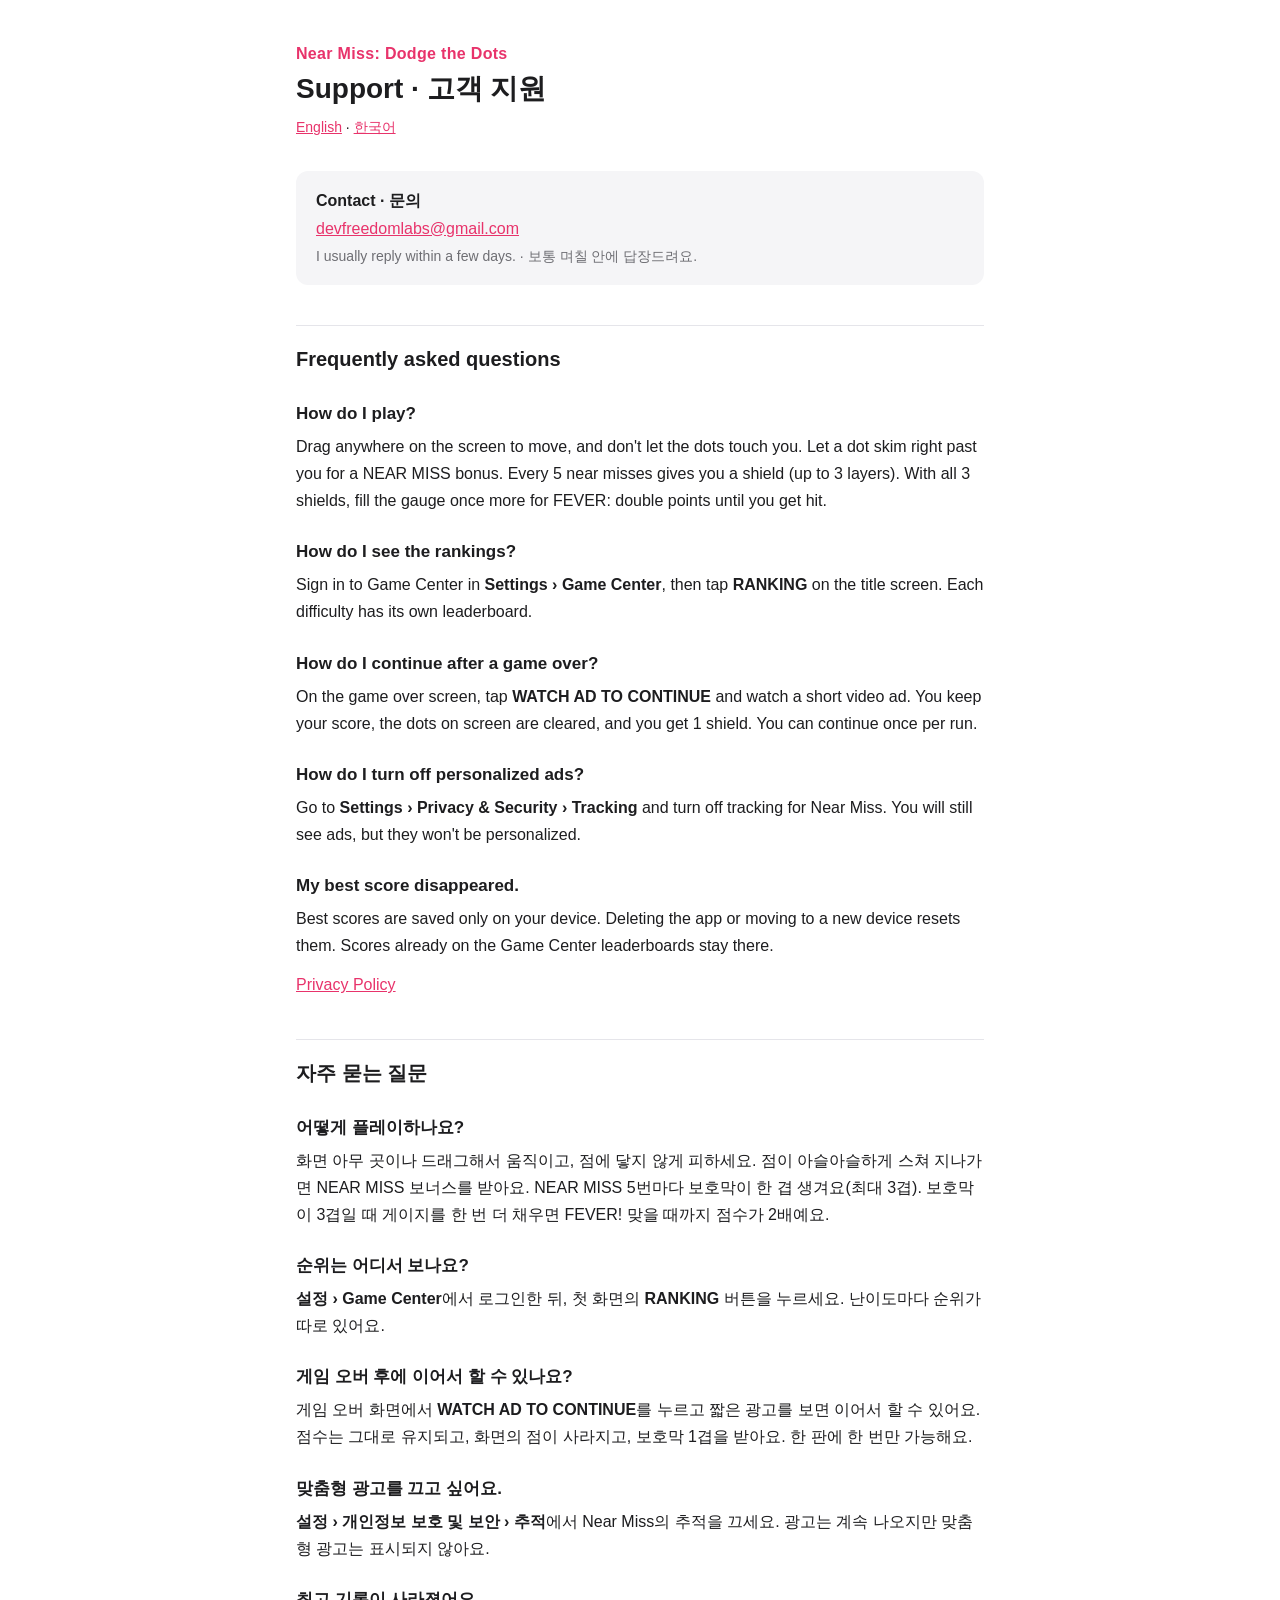
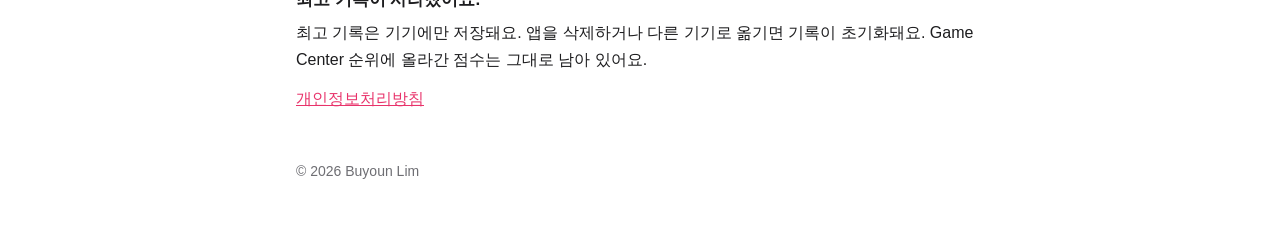
<file: index.html>
<!doctype html>
<html lang="en">
<head>
  <meta charset="utf-8">
  <meta name="viewport" content="width=device-width, initial-scale=1">
  <title>Near Miss Support</title>
  <link rel="stylesheet" href="style.css">
</head>
<body>
<main>
  <header>
    <p class="app">Near Miss: Dodge the Dots</p>
    <h1>Support · 고객 지원</h1>
    <p class="lang"><a href="#en">English</a> · <a href="#ko">한국어</a></p>
  </header>

  <div class="contact">
    <strong>Contact · 문의</strong><br>
    <a href="mailto:devfreedomlabs@gmail.com">devfreedomlabs@gmail.com</a><br>
    <span class="muted">I usually reply within a few days. · 보통 며칠 안에 답장드려요.</span>
  </div>

  <section id="en" lang="en">
    <h2>Frequently asked questions</h2>

    <h3>How do I play?</h3>
    <p>Drag anywhere on the screen to move, and don't let the dots touch you. Let a dot skim right past you for a NEAR MISS bonus. Every 5 near misses gives you a shield (up to 3 layers). With all 3 shields, fill the gauge once more for FEVER: double points until you get hit.</p>

    <h3>How do I see the rankings?</h3>
    <p>Sign in to Game Center in <strong>Settings › Game Center</strong>, then tap <strong>RANKING</strong> on the title screen. Each difficulty has its own leaderboard.</p>

    <h3>How do I continue after a game over?</h3>
    <p>On the game over screen, tap <strong>WATCH AD TO CONTINUE</strong> and watch a short video ad. You keep your score, the dots on screen are cleared, and you get 1 shield. You can continue once per run.</p>

    <h3>How do I turn off personalized ads?</h3>
    <p>Go to <strong>Settings › Privacy &amp; Security › Tracking</strong> and turn off tracking for Near Miss. You will still see ads, but they won't be personalized.</p>

    <h3>My best score disappeared.</h3>
    <p>Best scores are saved only on your device. Deleting the app or moving to a new device resets them. Scores already on the Game Center leaderboards stay there.</p>

    <p><a href="privacy.html">Privacy Policy</a></p>
  </section>

  <section id="ko" lang="ko">
    <h2>자주 묻는 질문</h2>

    <h3>어떻게 플레이하나요?</h3>
    <p>화면 아무 곳이나 드래그해서 움직이고, 점에 닿지 않게 피하세요. 점이 아슬아슬하게 스쳐 지나가면 NEAR MISS 보너스를 받아요. NEAR MISS 5번마다 보호막이 한 겹 생겨요(최대 3겹). 보호막이 3겹일 때 게이지를 한 번 더 채우면 FEVER! 맞을 때까지 점수가 2배예요.</p>

    <h3>순위는 어디서 보나요?</h3>
    <p><strong>설정 › Game Center</strong>에서 로그인한 뒤, 첫 화면의 <strong>RANKING</strong> 버튼을 누르세요. 난이도마다 순위가 따로 있어요.</p>

    <h3>게임 오버 후에 이어서 할 수 있나요?</h3>
    <p>게임 오버 화면에서 <strong>WATCH AD TO CONTINUE</strong>를 누르고 짧은 광고를 보면 이어서 할 수 있어요. 점수는 그대로 유지되고, 화면의 점이 사라지고, 보호막 1겹을 받아요. 한 판에 한 번만 가능해요.</p>

    <h3>맞춤형 광고를 끄고 싶어요.</h3>
    <p><strong>설정 › 개인정보 보호 및 보안 › 추적</strong>에서 Near Miss의 추적을 끄세요. 광고는 계속 나오지만 맞춤형 광고는 표시되지 않아요.</p>

    <h3>최고 기록이 사라졌어요.</h3>
    <p>최고 기록은 기기에만 저장돼요. 앱을 삭제하거나 다른 기기로 옮기면 기록이 초기화돼요. Game Center 순위에 올라간 점수는 그대로 남아 있어요.</p>

    <p><a href="privacy-ko.html">개인정보처리방침</a></p>
  </section>

  <footer>© 2026 Buyoun Lim</footer>
</main>
</body>
</html>
</file>
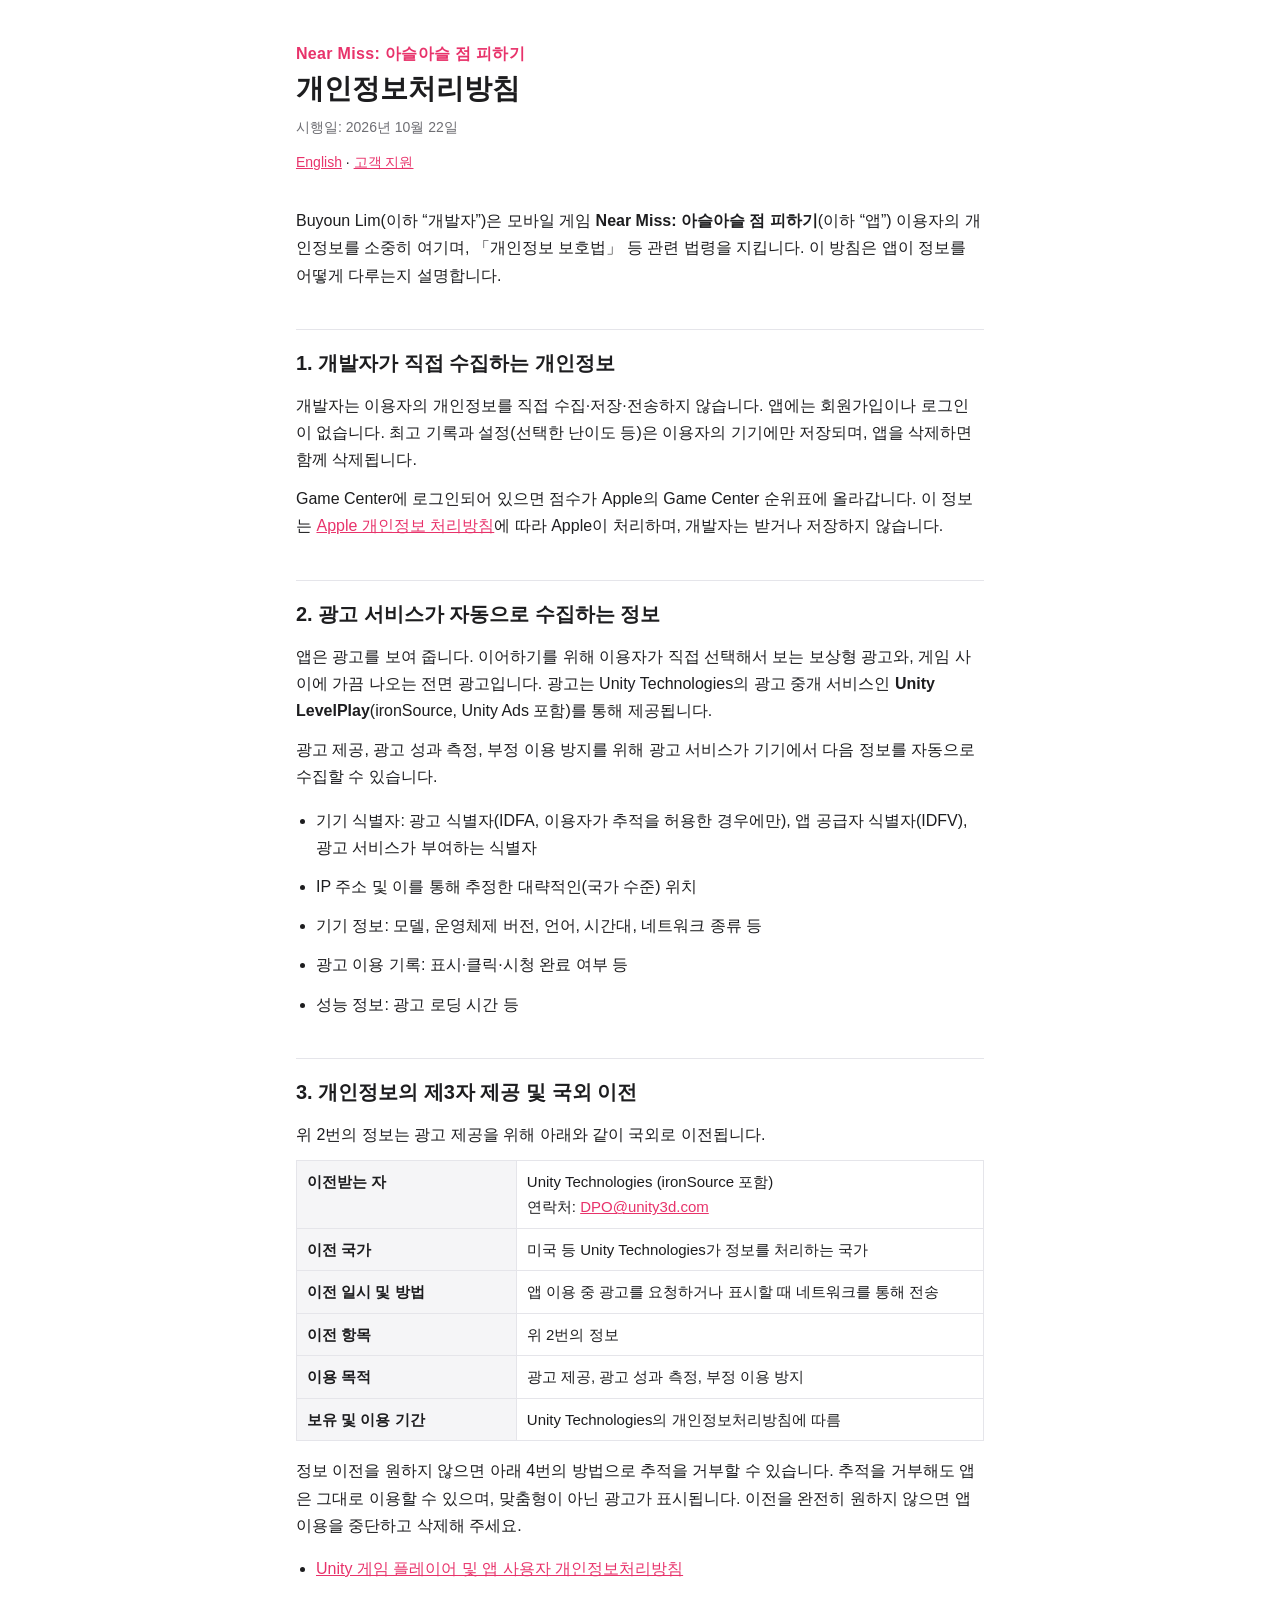
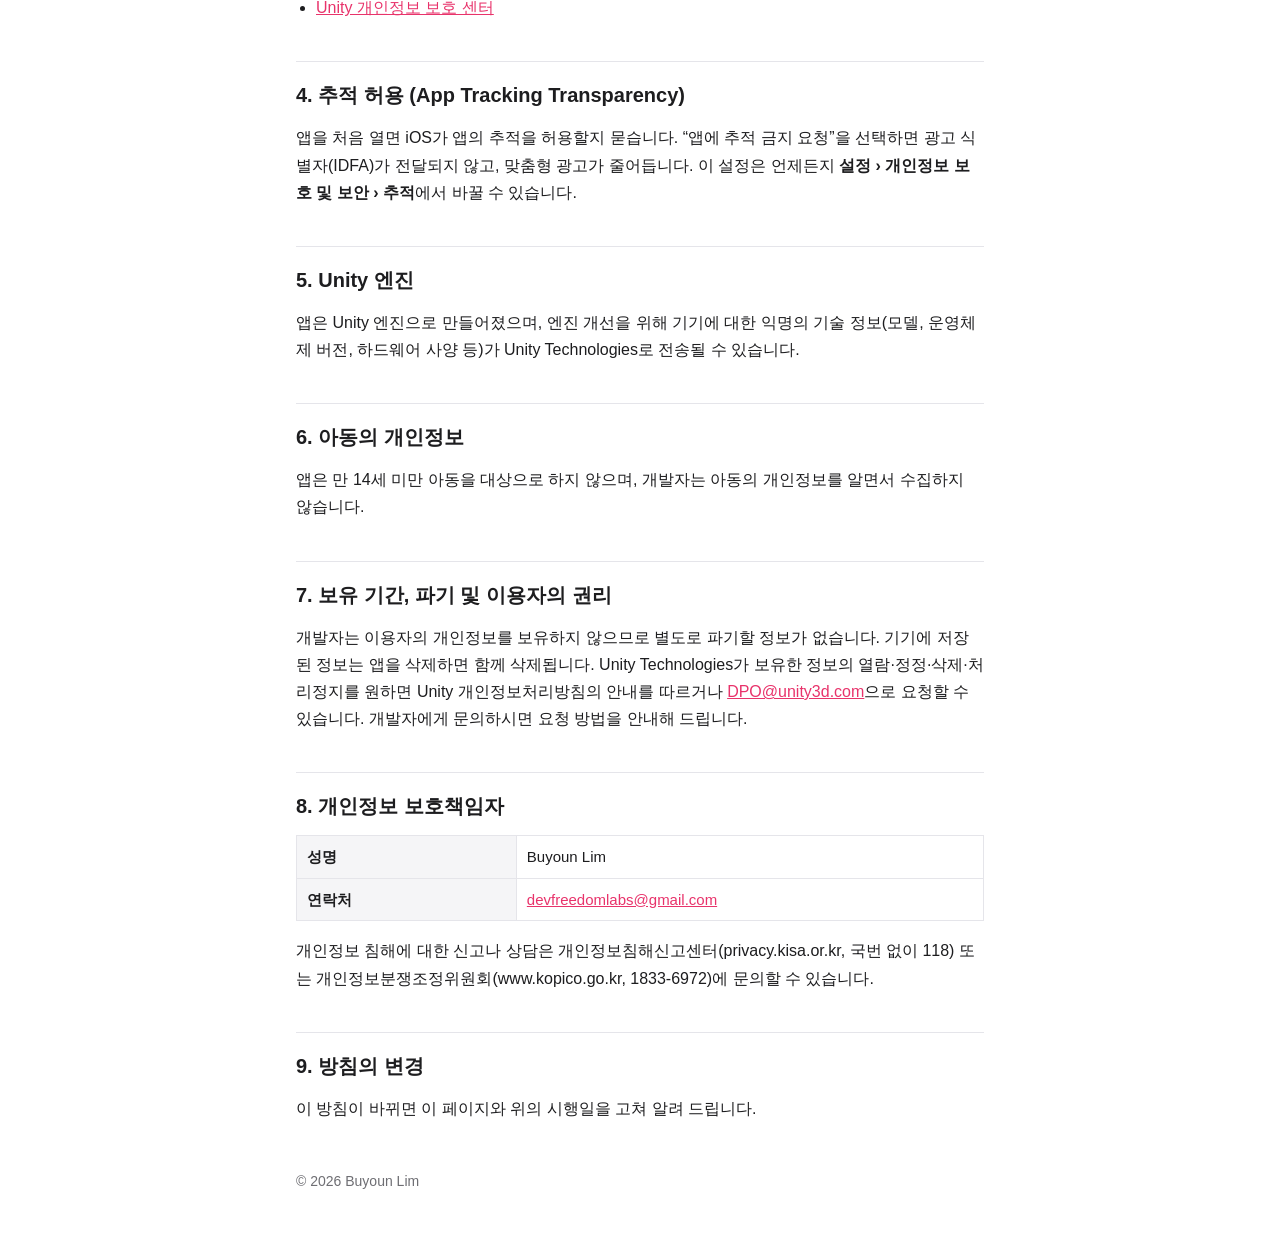
<file: privacy-ko.html>
<!doctype html>
<html lang="ko">
<head>
  <meta charset="utf-8">
  <meta name="viewport" content="width=device-width, initial-scale=1">
  <title>Near Miss 개인정보처리방침</title>
  <link rel="stylesheet" href="style.css">
</head>
<body>
<main>
  <header>
    <p class="app">Near Miss: 아슬아슬 점 피하기</p>
    <h1>개인정보처리방침</h1>
    <p class="muted">시행일: 2026년 10월 22일</p>
    <p class="lang"><a href="privacy.html">English</a> · <a href="index.html">고객 지원</a></p>
  </header>

  <p>Buyoun Lim(이하 “개발자”)은 모바일 게임 <strong>Near Miss: 아슬아슬 점 피하기</strong>(이하 “앱”) 이용자의 개인정보를 소중히 여기며, 「개인정보 보호법」 등 관련 법령을 지킵니다. 이 방침은 앱이 정보를 어떻게 다루는지 설명합니다.</p>

  <h2>1. 개발자가 직접 수집하는 개인정보</h2>
  <p>개발자는 이용자의 개인정보를 직접 수집·저장·전송하지 않습니다. 앱에는 회원가입이나 로그인이 없습니다. 최고 기록과 설정(선택한 난이도 등)은 이용자의 기기에만 저장되며, 앱을 삭제하면 함께 삭제됩니다.</p>
  <p>Game Center에 로그인되어 있으면 점수가 Apple의 Game Center 순위표에 올라갑니다. 이 정보는 <a href="https://www.apple.com/kr/legal/privacy/">Apple 개인정보 처리방침</a>에 따라 Apple이 처리하며, 개발자는 받거나 저장하지 않습니다.</p>

  <h2>2. 광고 서비스가 자동으로 수집하는 정보</h2>
  <p>앱은 광고를 보여 줍니다. 이어하기를 위해 이용자가 직접 선택해서 보는 보상형 광고와, 게임 사이에 가끔 나오는 전면 광고입니다. 광고는 Unity Technologies의 광고 중개 서비스인 <strong>Unity LevelPlay</strong>(ironSource, Unity Ads 포함)를 통해 제공됩니다.</p>
  <p>광고 제공, 광고 성과 측정, 부정 이용 방지를 위해 광고 서비스가 기기에서 다음 정보를 자동으로 수집할 수 있습니다.</p>
  <ul>
    <li>기기 식별자: 광고 식별자(IDFA, 이용자가 추적을 허용한 경우에만), 앱 공급자 식별자(IDFV), 광고 서비스가 부여하는 식별자</li>
    <li>IP 주소 및 이를 통해 추정한 대략적인(국가 수준) 위치</li>
    <li>기기 정보: 모델, 운영체제 버전, 언어, 시간대, 네트워크 종류 등</li>
    <li>광고 이용 기록: 표시·클릭·시청 완료 여부 등</li>
    <li>성능 정보: 광고 로딩 시간 등</li>
  </ul>

  <h2>3. 개인정보의 제3자 제공 및 국외 이전</h2>
  <p>위 2번의 정보는 광고 제공을 위해 아래와 같이 국외로 이전됩니다.</p>
  <table>
    <tr><th>이전받는 자</th><td>Unity Technologies (ironSource 포함)<br>연락처: <a href="mailto:DPO@unity3d.com">DPO@unity3d.com</a></td></tr>
    <tr><th>이전 국가</th><td>미국 등 Unity Technologies가 정보를 처리하는 국가</td></tr>
    <tr><th>이전 일시 및 방법</th><td>앱 이용 중 광고를 요청하거나 표시할 때 네트워크를 통해 전송</td></tr>
    <tr><th>이전 항목</th><td>위 2번의 정보</td></tr>
    <tr><th>이용 목적</th><td>광고 제공, 광고 성과 측정, 부정 이용 방지</td></tr>
    <tr><th>보유 및 이용 기간</th><td>Unity Technologies의 개인정보처리방침에 따름</td></tr>
  </table>
  <p>정보 이전을 원하지 않으면 아래 4번의 방법으로 추적을 거부할 수 있습니다. 추적을 거부해도 앱은 그대로 이용할 수 있으며, 맞춤형이 아닌 광고가 표시됩니다. 이전을 완전히 원하지 않으면 앱 이용을 중단하고 삭제해 주세요.</p>
  <ul>
    <li><a href="https://unity.com/legal/game-player-and-app-user-privacy-policy">Unity 게임 플레이어 및 앱 사용자 개인정보처리방침</a></li>
    <li><a href="https://unity.com/legal/privacy-policy">Unity 개인정보 보호 센터</a></li>
  </ul>

  <h2>4. 추적 허용 (App Tracking Transparency)</h2>
  <p>앱을 처음 열면 iOS가 앱의 추적을 허용할지 묻습니다. “앱에 추적 금지 요청”을 선택하면 광고 식별자(IDFA)가 전달되지 않고, 맞춤형 광고가 줄어듭니다. 이 설정은 언제든지 <strong>설정 › 개인정보 보호 및 보안 › 추적</strong>에서 바꿀 수 있습니다.</p>

  <h2>5. Unity 엔진</h2>
  <p>앱은 Unity 엔진으로 만들어졌으며, 엔진 개선을 위해 기기에 대한 익명의 기술 정보(모델, 운영체제 버전, 하드웨어 사양 등)가 Unity Technologies로 전송될 수 있습니다.</p>

  <h2>6. 아동의 개인정보</h2>
  <p>앱은 만 14세 미만 아동을 대상으로 하지 않으며, 개발자는 아동의 개인정보를 알면서 수집하지 않습니다.</p>

  <h2>7. 보유 기간, 파기 및 이용자의 권리</h2>
  <p>개발자는 이용자의 개인정보를 보유하지 않으므로 별도로 파기할 정보가 없습니다. 기기에 저장된 정보는 앱을 삭제하면 함께 삭제됩니다. Unity Technologies가 보유한 정보의 열람·정정·삭제·처리정지를 원하면 Unity 개인정보처리방침의 안내를 따르거나 <a href="mailto:DPO@unity3d.com">DPO@unity3d.com</a>으로 요청할 수 있습니다. 개발자에게 문의하시면 요청 방법을 안내해 드립니다.</p>

  <h2>8. 개인정보 보호책임자</h2>
  <table>
    <tr><th>성명</th><td>Buyoun Lim</td></tr>
    <tr><th>연락처</th><td><a href="mailto:devfreedomlabs@gmail.com">devfreedomlabs@gmail.com</a></td></tr>
  </table>
  <p>개인정보 침해에 대한 신고나 상담은 개인정보침해신고센터(privacy.kisa.or.kr, 국번 없이 118) 또는 개인정보분쟁조정위원회(www.kopico.go.kr, 1833-6972)에 문의할 수 있습니다.</p>

  <h2>9. 방침의 변경</h2>
  <p>이 방침이 바뀌면 이 페이지와 위의 시행일을 고쳐 알려 드립니다.</p>

  <footer>© 2026 Buyoun Lim</footer>
</main>
</body>
</html>
</file>
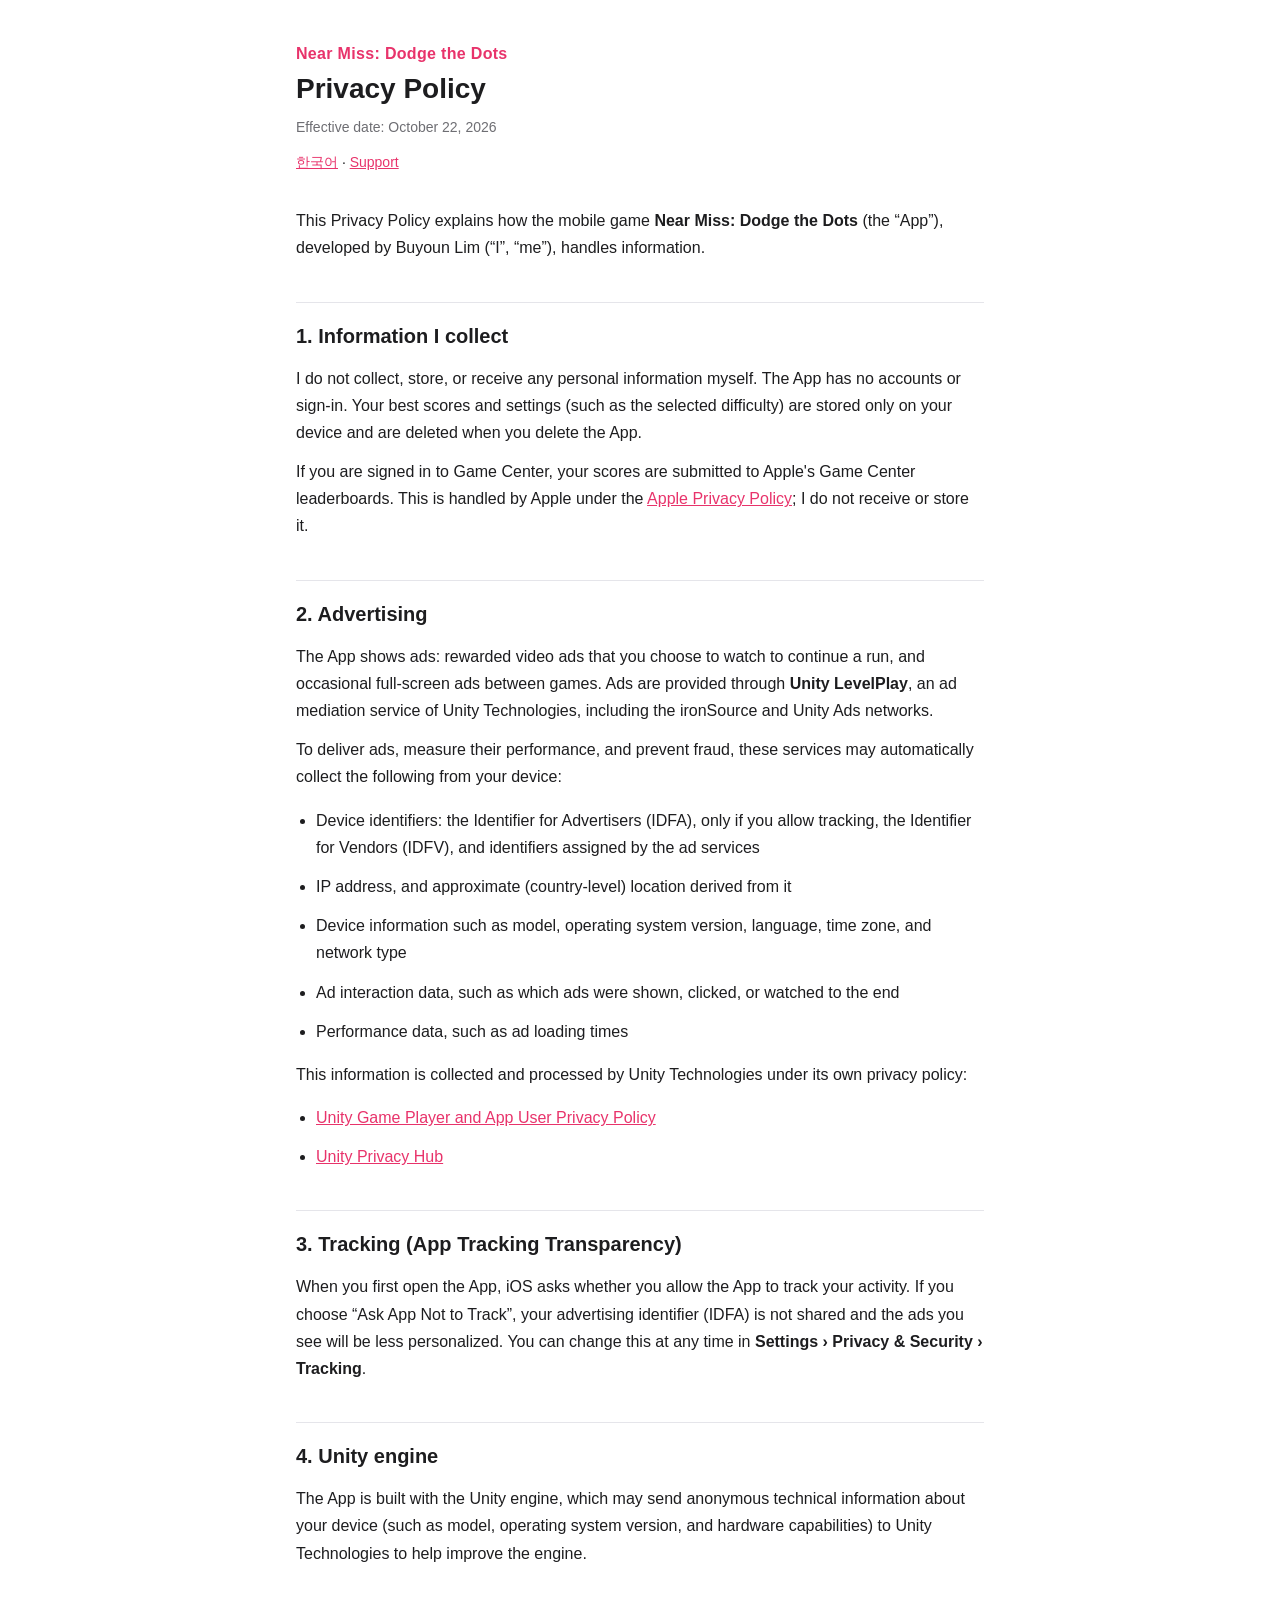
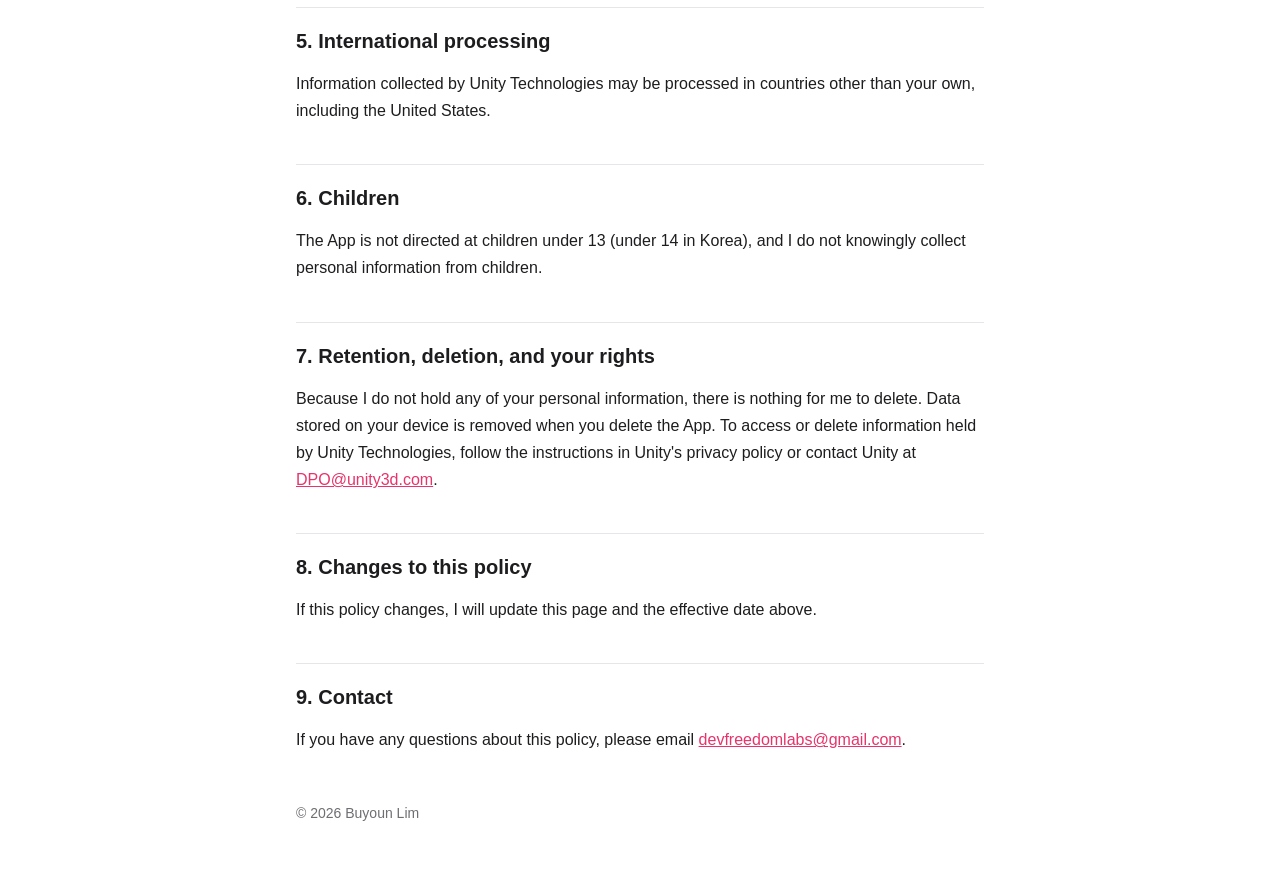
<file: privacy.html>
<!doctype html>
<html lang="en">
<head>
  <meta charset="utf-8">
  <meta name="viewport" content="width=device-width, initial-scale=1">
  <title>Near Miss Privacy Policy</title>
  <link rel="stylesheet" href="style.css">
</head>
<body>
<main>
  <header>
    <p class="app">Near Miss: Dodge the Dots</p>
    <h1>Privacy Policy</h1>
    <p class="muted">Effective date: October 22, 2026</p>
    <p class="lang"><a href="privacy-ko.html">한국어</a> · <a href="index.html">Support</a></p>
  </header>

  <p>This Privacy Policy explains how the mobile game <strong>Near Miss: Dodge the Dots</strong> (the “App”), developed by Buyoun Lim (“I”, “me”), handles information.</p>

  <h2>1. Information I collect</h2>
  <p>I do not collect, store, or receive any personal information myself. The App has no accounts or sign-in. Your best scores and settings (such as the selected difficulty) are stored only on your device and are deleted when you delete the App.</p>
  <p>If you are signed in to Game Center, your scores are submitted to Apple's Game Center leaderboards. This is handled by Apple under the <a href="https://www.apple.com/legal/privacy/">Apple Privacy Policy</a>; I do not receive or store it.</p>

  <h2>2. Advertising</h2>
  <p>The App shows ads: rewarded video ads that you choose to watch to continue a run, and occasional full-screen ads between games. Ads are provided through <strong>Unity LevelPlay</strong>, an ad mediation service of Unity Technologies, including the ironSource and Unity Ads networks.</p>
  <p>To deliver ads, measure their performance, and prevent fraud, these services may automatically collect the following from your device:</p>
  <ul>
    <li>Device identifiers: the Identifier for Advertisers (IDFA), only if you allow tracking, the Identifier for Vendors (IDFV), and identifiers assigned by the ad services</li>
    <li>IP address, and approximate (country-level) location derived from it</li>
    <li>Device information such as model, operating system version, language, time zone, and network type</li>
    <li>Ad interaction data, such as which ads were shown, clicked, or watched to the end</li>
    <li>Performance data, such as ad loading times</li>
  </ul>
  <p>This information is collected and processed by Unity Technologies under its own privacy policy:</p>
  <ul>
    <li><a href="https://unity.com/legal/game-player-and-app-user-privacy-policy">Unity Game Player and App User Privacy Policy</a></li>
    <li><a href="https://unity.com/legal/privacy-policy">Unity Privacy Hub</a></li>
  </ul>

  <h2>3. Tracking (App Tracking Transparency)</h2>
  <p>When you first open the App, iOS asks whether you allow the App to track your activity. If you choose “Ask App Not to Track”, your advertising identifier (IDFA) is not shared and the ads you see will be less personalized. You can change this at any time in <strong>Settings › Privacy &amp; Security › Tracking</strong>.</p>

  <h2>4. Unity engine</h2>
  <p>The App is built with the Unity engine, which may send anonymous technical information about your device (such as model, operating system version, and hardware capabilities) to Unity Technologies to help improve the engine.</p>

  <h2>5. International processing</h2>
  <p>Information collected by Unity Technologies may be processed in countries other than your own, including the United States.</p>

  <h2>6. Children</h2>
  <p>The App is not directed at children under 13 (under 14 in Korea), and I do not knowingly collect personal information from children.</p>

  <h2>7. Retention, deletion, and your rights</h2>
  <p>Because I do not hold any of your personal information, there is nothing for me to delete. Data stored on your device is removed when you delete the App. To access or delete information held by Unity Technologies, follow the instructions in Unity's privacy policy or contact Unity at <a href="mailto:DPO@unity3d.com">DPO@unity3d.com</a>.</p>

  <h2>8. Changes to this policy</h2>
  <p>If this policy changes, I will update this page and the effective date above.</p>

  <h2>9. Contact</h2>
  <p>If you have any questions about this policy, please email <a href="mailto:devfreedomlabs@gmail.com">devfreedomlabs@gmail.com</a>.</p>

  <footer>© 2026 Buyoun Lim</footer>
</main>
</body>
</html>
</file>
<file: style.css>
:root {
  --bg: #ffffff;
  --text: #1d1d1f;
  --muted: #6e6e73;
  --line: #e5e5ea;
  --accent: #e8336b;
  --card: #f5f5f7;
}

@media (prefers-color-scheme: dark) {
  :root {
    --bg: #0d0d14;
    --text: #f2f2f7;
    --muted: #a1a1aa;
    --line: #2c2c36;
    --accent: #ff5c8a;
    --card: #17171f;
  }
}

* { box-sizing: border-box; }

body {
  margin: 0;
  background: var(--bg);
  color: var(--text);
  font: 16px/1.7 -apple-system, BlinkMacSystemFont, "Apple SD Gothic Neo", "Segoe UI", sans-serif;
  -webkit-text-size-adjust: 100%;
}

main {
  max-width: 720px;
  margin: 0 auto;
  padding: 40px 16px 64px;
}

header { margin-bottom: 32px; }
header .app { color: var(--accent); font-weight: 700; letter-spacing: 0.02em; margin: 0; }
h1 { font-size: 28px; line-height: 1.3; margin: 4px 0 8px; }
h2 { font-size: 20px; margin: 40px 0 12px; padding-top: 16px; border-top: 1px solid var(--line); }
h3 { font-size: 17px; margin: 24px 0 4px; }
p, li { margin: 0 0 12px; }
ul { padding-left: 20px; }
a { color: var(--accent); }
.muted { color: var(--muted); font-size: 14px; }
.lang { font-size: 14px; }

.contact {
  background: var(--card);
  border-radius: 12px;
  padding: 16px 20px;
  margin: 16px 0;
}

table { width: 100%; border-collapse: collapse; margin: 12px 0 16px; font-size: 15px; }
th, td { text-align: left; vertical-align: top; padding: 8px 10px; border: 1px solid var(--line); }
th { background: var(--card); width: 32%; font-weight: 600; }

footer { margin-top: 48px; color: var(--muted); font-size: 14px; }
</file>
